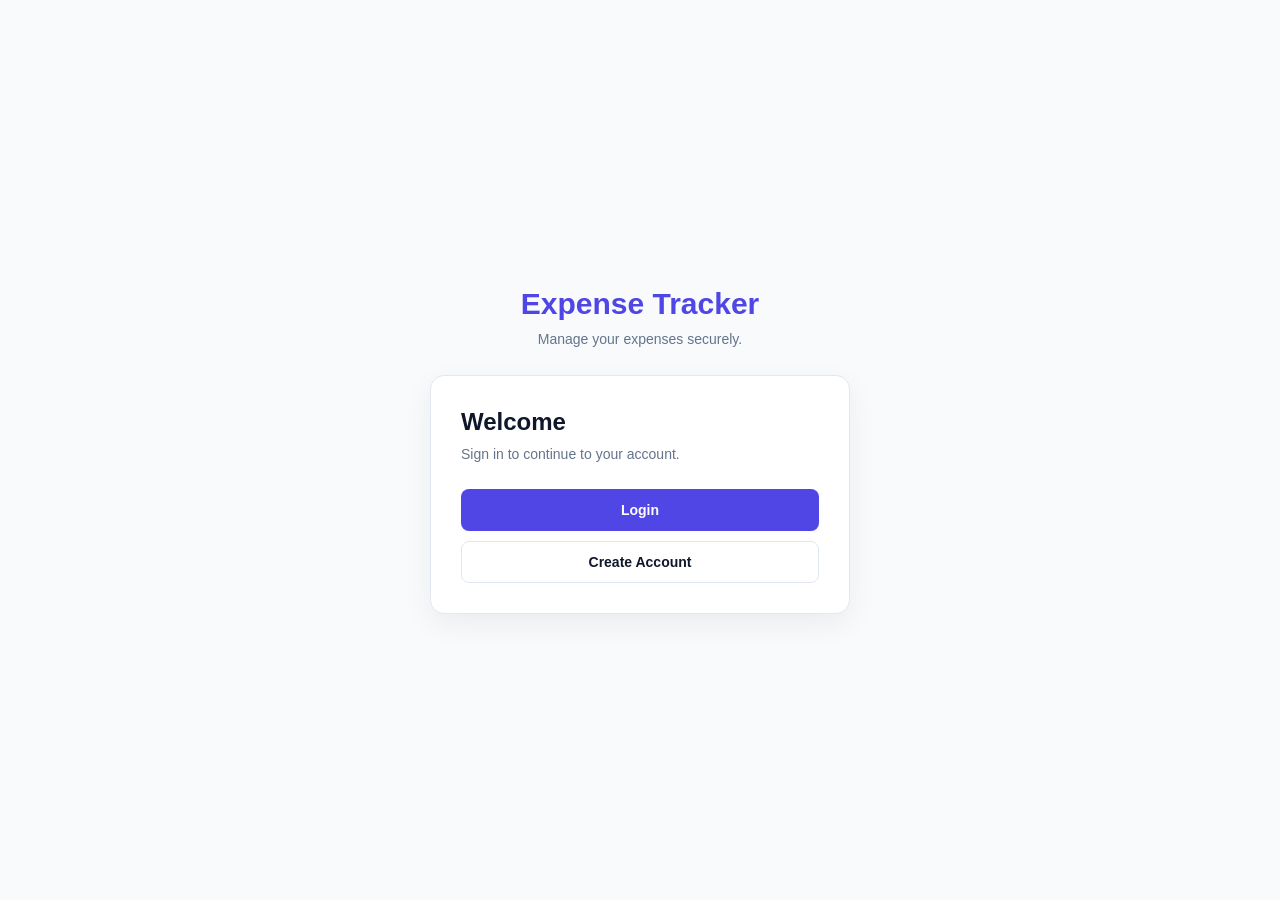
<file: frontend/index.html>
<!DOCTYPE html>
<html lang="en">

    <head>
        <meta charset="UTF-8">
        <meta name="viewport" content="width=device-width, initial-scale=1.0">
        <meta name="description" content="Secure Expense Tracker">
        <title>Expense Tracker</title>
        <link rel="stylesheet" href="css/base.css">
        <link rel="stylesheet" href="css/components.css">
        <link rel="stylesheet" href="css/landing.css">
    </head>
    
    <body>
        <main class="auth-page">
            <div class="auth-container">
                <div class="auth-logo">
                    <h1>Expense Tracker</h1>
                    <p>Manage your expenses securely.</p>
                </div>

                <div class="auth-card">
                    <h2>Welcome</h2>
                    <p class="auth-description">Sign in to continue to your account.</p>

                    <a href="pages/login.html" class="btn btn-primary">
                        Login
                    </a>

                    <a href="pages/register.html" class="btn btn-outline">
                        Create Account
                    </a>
                </div>
            </div>
        </main>
    </body>
</html>
</file>
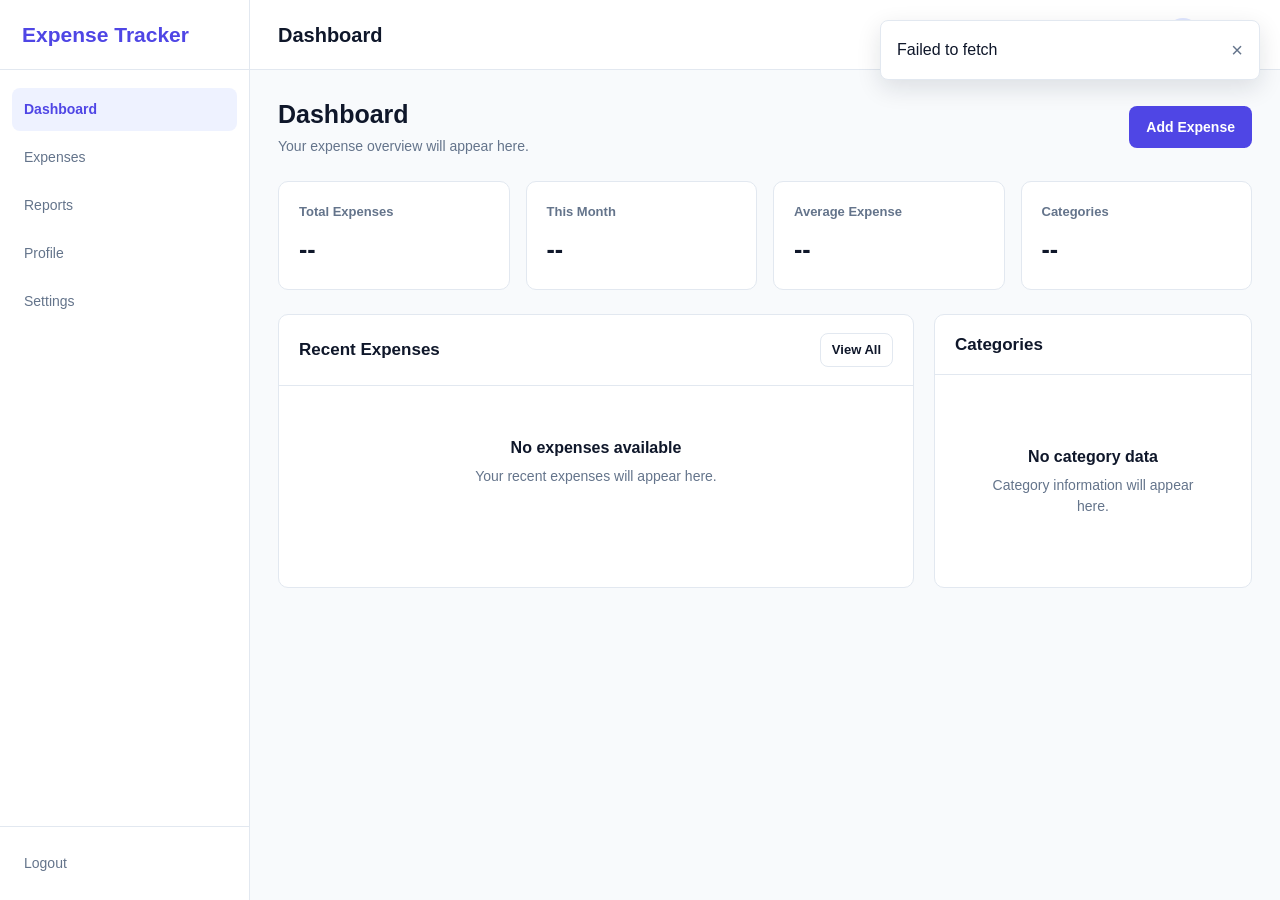
<file: frontend/pages/dashboard.html>
<!DOCTYPE html>
<html lang="en">
    <head>
        <meta charset="UTF-8">
        <meta name="viewport" content="width=device-width, initial-scale=1.0">
        <title>Dashboard - Expense Tracker</title>

        <link rel="stylesheet" href="../css/base.css">
        <link rel="stylesheet" href="../css/components.css">
        <link rel="stylesheet" href="../css/dashboard.css">
    </head>

    <body>

        <div class="app">

            <aside class="sidebar">
                <div class="sidebar-header">
                    <a href="dashboard.html" class="sidebar-logo">Expense Tracker</a>
                </div>

                <nav class="sidebar-nav">
                    <ul>
                        <li><a href="dashboard.html" class="nav-link active">Dashboard</a></li>
                        <li><a href="expenses.html" class="nav-link">Expenses</a></li>
                        <li><a href="reports.html" class="nav-link">Reports</a></li>
                        <li><a href="profile.html" class="nav-link">Profile</a></li>
                        <li><a href="settings.html" class="nav-link">Settings</a></li>
                    </ul>
                </nav>

                <div class="sidebar-footer">
                    <a href="#" class="nav-link" id="logout-button">Logout</a>
                </div>
            </aside>

            <div class="main-wrapper">

                <header class="header">
                    <button type="button" class="mobile-menu" aria-label="Open menu">☰</button>
                    <div>
                        <h1 class="header-title">Dashboard</h1>
                    </div>

                    <div class="header-right">
                        <a href="profile.html" class="user-button">
                            <span class="user-avatar">U</span>
                            <span>User</span>
                        </a>
                    </div>
                </header>

                <main class="content">

                    <div class="page-header">
                        <div>
                            <h1>Dashboard</h1>
                            <p>Your expense overview will appear here.</p>
                        </div>

                        <a href="expenses.html" class="btn btn-primary">
                            Add Expense
                        </a>
                    </div>

                    <section class="stats-grid">

                        <article class="stat-card">
                            <div class="stat-title">Total Expenses</div>
                            <div class="stat-value" data-stat="total">--</div>
                        </article>

                        <article class="stat-card">
                            <div class="stat-title">This Month</div>
                            <div class="stat-value" data-stat="month">--</div>
                        </article>

                        <article class="stat-card">
                            <div class="stat-title">Average Expense</div>
                            <div class="stat-value" data-stat="average">--</div>
                        </article>

                        <article class="stat-card">
                            <div class="stat-title">Categories</div>
                            <div class="stat-value" data-stat="categories">--</div>
                        </article>

                    </section>

                    <section class="dashboard-grid">

                        <article class="card">
                            <div class="card-header">
                                <h2>Recent Expenses</h2>
                                <a href="expenses.html" class="btn btn-small btn-outline">View All</a>
                            </div>

                            <div class="expense-list" id="recent-expenses">
                                <div class="empty-state">
                                    <h3>No expenses available</h3>
                                    <p>Your recent expenses will appear here.</p>
                                </div>
                            </div>
                        </article>

                        <article class="card">
                            <div class="card-header">
                                <h2>Categories</h2>
                            </div>

                            <div class="card-body">
                                <div class="category-list" id="category-summary">
                                    <div class="empty-state">
                                        <h3>No category data</h3>
                                        <p>Category information will appear here.</p>
                                    </div>
                                </div>
                            </div>
                        </article>

                    </section>

                </main>

            </div>

        </div>

        <script src="../js/core/api.js"></script>
        <script src="../js/core/auth.js"></script>
        <script src="../js/core/utils.js"></script>
        <script src="../js/components/modal.js"></script>
        <script src="../js/components/notifications.js"></script>
        <script src="../js/components/sidebar.js"></script>
        <script src="../js/pages/dashboard.js"></script>

    </body>
</html>
</file>
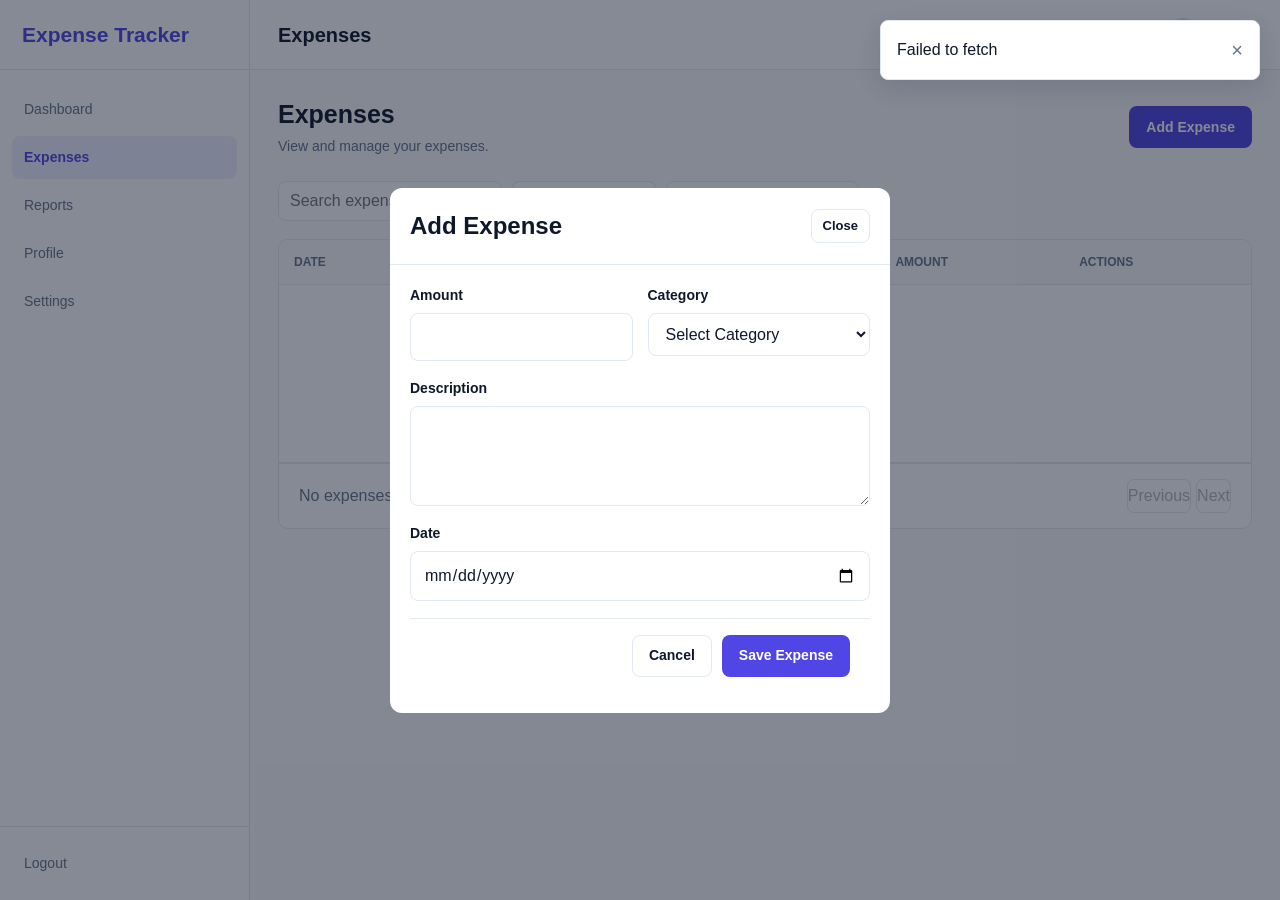
<file: frontend/pages/expenses.html>
<!DOCTYPE html>
<html lang="en">
    <head>
        <meta charset="UTF-8">
        <meta name="viewport" content="width=device-width, initial-scale=1.0">
        <title>Expenses - Expense Tracker</title>

        <link rel="stylesheet" href="../css/base.css">
        <link rel="stylesheet" href="../css/components.css">
        <link rel="stylesheet" href="../css/expenses.css">
    </head>

    <body>

        <div class="app">

            <aside class="sidebar">
                <div class="sidebar-header">
                    <a href="dashboard.html" class="sidebar-logo">Expense Tracker</a>
                </div>

                <nav class="sidebar-nav">
                    <ul>
                        <li><a href="dashboard.html" class="nav-link">Dashboard</a></li>
                        <li><a href="expenses.html" class="nav-link active">Expenses</a></li>
                        <li><a href="reports.html" class="nav-link">Reports</a></li>
                        <li><a href="profile.html" class="nav-link">Profile</a></li>
                        <li><a href="settings.html" class="nav-link">Settings</a></li>
                    </ul>
                </nav>

                <div class="sidebar-footer">
                    <a href="#" class="nav-link" id="logout-button">Logout</a>
                </div>
            </aside>

            <div class="main-wrapper">

                <header class="header">
                    <button type="button" class="mobile-menu" aria-label="Open menu">☰</button>
                    <h1 class="header-title">Expenses</h1>

                    <div class="header-right">
                        <a href="profile.html" class="user-button">
                            <span class="user-avatar">U</span>
                            <span>User</span>
                        </a>
                    </div>
                </header>

                <main class="content">

                    <div class="page-header">
                        <div>
                            <h1>Expenses</h1>
                            <p>View and manage your expenses.</p>
                        </div>

                        <button type="button" class="btn btn-primary" id="add-expense-button">
                            Add Expense
                        </button>
                    </div>

                    <section class="expense-toolbar">

                        <div class="expense-filters">

                            <input
                                type="search"
                                id="expense-search"
                                class="filter-input"
                                placeholder="Search expenses..."
                            >

                            <select id="category-filter" class="filter-select">
                                <option value="">All Categories</option>
                            </select>

                            <select id="sort-expenses" class="filter-select">
                                <option value="">Sort By</option>
                                <option value="amount_asc">Amount: Low to High</option>
                                <option value="amount_desc">Amount: High to Low</option>
                                <option value="date_asc">Date: Oldest First</option>
                                <option value="date_desc">Date: Newest First</option>
                                <option value="category_asc">Category: A-Z</option>
                                <option value="category_desc">Category: Z-A</option>
                                <option value="description_asc">Description: A-Z</option>
                                <option value="description_desc">Description: Z-A</option>
                            </select>

                        </div>

                    </section>

                    <section class="expense-table-container">

                        <div class="table-wrapper">
                            <table class="data-table">

                                <thead>
                                    <tr>
                                        <th>Date</th>
                                        <th>Category</th>
                                        <th>Description</th>
                                        <th>Amount</th>
                                        <th>Actions</th>
                                    </tr>
                                </thead>

                                <tbody id="expense-table-body">
                                    <tr>
                                        <td colspan="5">
                                            <div class="empty-state">
                                                <h3>No expenses available</h3>
                                                <p>Expenses from the backend will appear here.</p>
                                            </div>
                                        </td>
                                    </tr>
                                </tbody>

                            </table>
                        </div>

                        <div class="pagination">

                            <span id="pagination-info" class="text-secondary">
                                No expenses
                            </span>

                            <div class="pagination-controls">
                                <button type="button" class="pagination-button" id="previous-page">
                                    Previous
                                </button>

                                <button type="button" class="pagination-button" id="next-page">
                                    Next
                                </button>
                            </div>

                        </div>

                    </section>

                </main>

            </div>

        </div>

        <!-- Add Expense Modal -->

        <div class="modal-overlay hidden" id="expense-modal">

            <div class="modal">

                <div class="modal-header">
                    <h2>Add Expense</h2>

                    <button type="button" class="btn btn-small btn-outline" id="close-expense-modal">
                        Close
                    </button>
                </div>

                <div class="modal-body">

                    <form class="expense-form" id="expense-form">

                        <div class="form-row">

                            <div class="form-group">
                                <label for="expense-amount">Amount</label>
                                <input type="number" id="expense-amount" name="amount" min="0" step="0.01" required>
                            </div>

                            <div class="form-group">
                                <label for="expense-category">Category</label>
                                <select id="expense-category" name="category" required>
                                    <option value="">Select Category</option>
                                </select>
                            </div>

                        </div>

                        <div class="form-group">
                            <label for="expense-description">Description</label>
                            <textarea id="expense-description" name="description" required></textarea>
                        </div>

                        <div class="form-group">
                            <label for="expense-date">Date</label>
                            <input type="date" id="expense-date" name="date" required>
                        </div>

                        <div class="modal-footer">
                            <button type="button" class="btn btn-outline" id="cancel-expense">
                                Cancel
                            </button>

                            <button type="submit" class="btn btn-primary">
                                Save Expense
                            </button>
                        </div>

                    </form>

                </div>

            </div>

        </div>

        <script src="../js/core/api.js"></script>
        <script src="../js/core/auth.js"></script>
        <script src="../js/core/utils.js"></script>
        <script src="../js/components/sidebar.js"></script>
        <script src="../js/components/modal.js"></script>
        <script src="../js/components/notifications.js"></script>
        <script src="../js/pages/expenses.js"></script>

    </body>
</html>
</file>
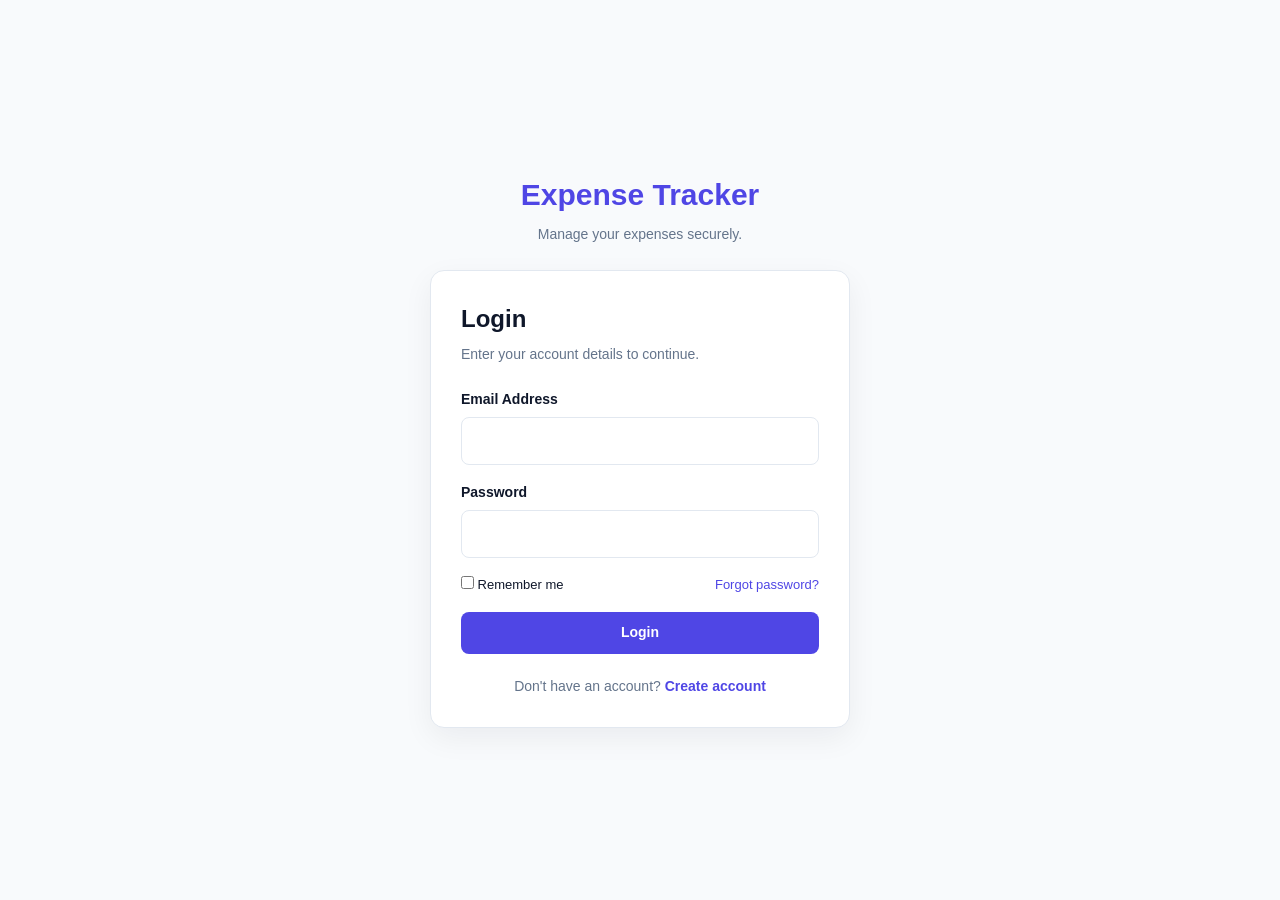
<file: frontend/pages/login.html>
<!DOCTYPE html>
<html lang="en">

    <head>
        <meta charset="UTF-8">
        <meta name="viewport" content="width=device-width, initial-scale=1.0">
        <title>Login - Expense Tracker</title>

        <link rel="stylesheet" href="../css/base.css">
        <link rel="stylesheet" href="../css/components.css">
        <link rel="stylesheet" href="../css/login.css">
    </head>

    <body>

        <main class="auth-page">
            <div class="auth-container">

                <div class="auth-logo">
                    <h1>Expense Tracker</h1>
                    <p>Manage your expenses securely.</p>
                </div>

                <div class="auth-card">
                    <h2>Login</h2>
                    <p class="auth-description">Enter your account details to continue.</p>

                    <form class="auth-form" id="login-form">

                        <div class="form-group">
                            <label for="email">Email Address</label>
                            <input type="email" id="email" name="email" autocomplete="email" required>
                        </div>

                        <div class="form-group">
                            <label for="password">Password</label>
                            <input type="password" id="password" name="password" autocomplete="current-password" required>
                        </div>

                        <div class="auth-options">
                            <label>
                                <input type="checkbox" name="remember">
                                Remember me
                            </label>

                            <a href="#">Forgot password?</a>
                        </div>

                        <button type="submit" class="btn btn-primary">
                            Login
                        </button>

                    </form>

                    <div class="auth-footer">
                        <p>
                            Don't have an account?
                            <a href="register.html">Create account</a>
                        </p>
                    </div>
                </div>

            </div>
        </main>

        <script src = "../js/core/api.js"></script>
        <script src = "../js/core/auth.js"></script>
        <script src = "../js/core/utils.js"></script>
        <script src="../js/components/notifications.js"></script>
        <script src = "../js/pages/login.js"></script>

    </body>
</html>
</file>
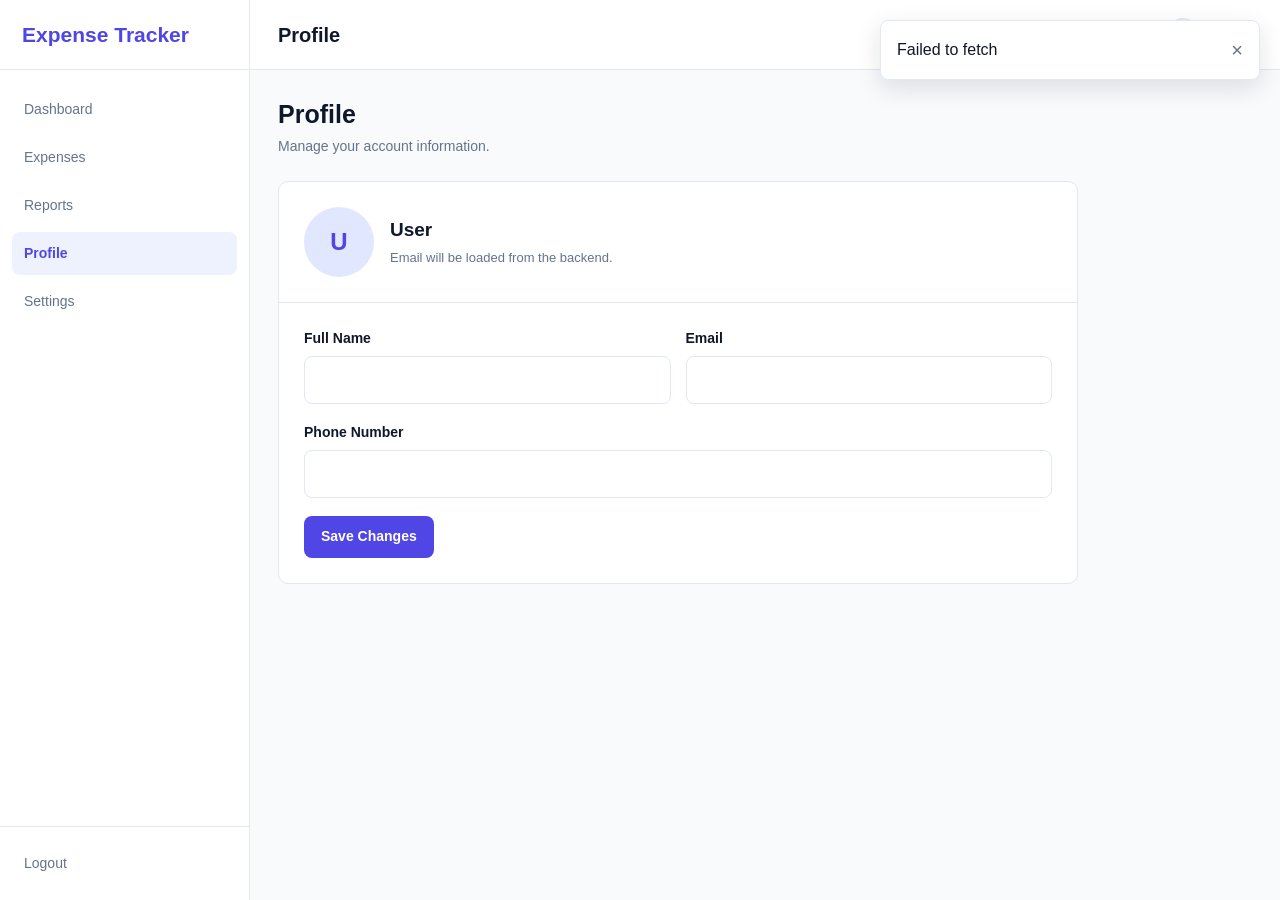
<file: frontend/pages/profile.html>
<!DOCTYPE html>
<html lang="en">
    <head>
        <meta charset="UTF-8">
        <meta name="viewport" content="width=device-width, initial-scale=1.0">
        <title>Profile - Expense Tracker</title>

        <link rel="stylesheet" href="../css/base.css">
        <link rel="stylesheet" href="../css/components.css">
        <link rel="stylesheet" href="../css/profile.css">
    </head>

    <body>

        <div class="app">

            <aside class="sidebar">
                <div class="sidebar-header">
                    <a href="dashboard.html" class="sidebar-logo">Expense Tracker</a>
                </div>

                <nav class="sidebar-nav">
                    <ul>
                        <li><a href="dashboard.html" class="nav-link">Dashboard</a></li>
                        <li><a href="expenses.html" class="nav-link">Expenses</a></li>
                        <li><a href="reports.html" class="nav-link">Reports</a></li>
                        <li><a href="profile.html" class="nav-link active">Profile</a></li>
                        <li><a href="settings.html" class="nav-link">Settings</a></li>
                    </ul>
                </nav>

                <div class="sidebar-footer">
                    <a href="#" class="nav-link" id="logout-button">Logout</a>
                </div>
            </aside>

            <div class="main-wrapper">

                <header class="header">
                    <button type="button" class="mobile-menu" aria-label="Open menu">☰</button>
                    <h1 class="header-title">Profile</h1>

                    <div class="header-right">
                        <a href="profile.html" class="user-button">
                            <span class="user-avatar">U</span>
                            <span>User</span>
                        </a>
                    </div>
                </header>

                <main class="content">

                    <div class="page-header">
                        <div>
                            <h1>Profile</h1>
                            <p>Manage your account information.</p>
                        </div>
                    </div>

                    <section class="profile-card">

                        <div class="profile-header">

                            <div class="profile-avatar">
                                U
                            </div>

                            <div class="profile-info">
                                <h2>User</h2>
                                <p data-user="email">Email will be loaded from the backend.</p>
                            </div>

                        </div>

                        <div class="profile-body">

                            <form class="profile-form" id="profile-form">

                                <div class="profile-form-row">

                                    <div class="form-group">
                                        <label for="profile-name">Full Name</label>
                                        <input type="text" id="profile-name" name="name">
                                    </div>

                                    <div class="form-group">
                                        <label for="profile-email">Email</label>
                                        <input type="email" id="profile-email" name="email" readonly>
                                    </div>

                                </div>

                                <div class="form-group">
                                    <label for="profile-phone">Phone Number</label>
                                    <input type="tel" id="profile-phone" name="phone">
                                </div>

                                <div>
                                    <button type="submit" class="btn btn-primary">
                                        Save Changes
                                    </button>
                                </div>

                            </form>

                        </div>

                    </section>

                </main>

            </div>

        </div>

        <script src="../js/core/api.js"></script>
        <script src="../js/core/auth.js"></script>
        <script src="../js/core/utils.js"></script>

        <script src="../js/components/sidebar.js"></script>
        <script src="../js/components/modal.js"></script>
        <script src="../js/components/notifications.js"></script>

        <script src="../js/pages/profile.js"></script>

    </body>
</html>
</file>
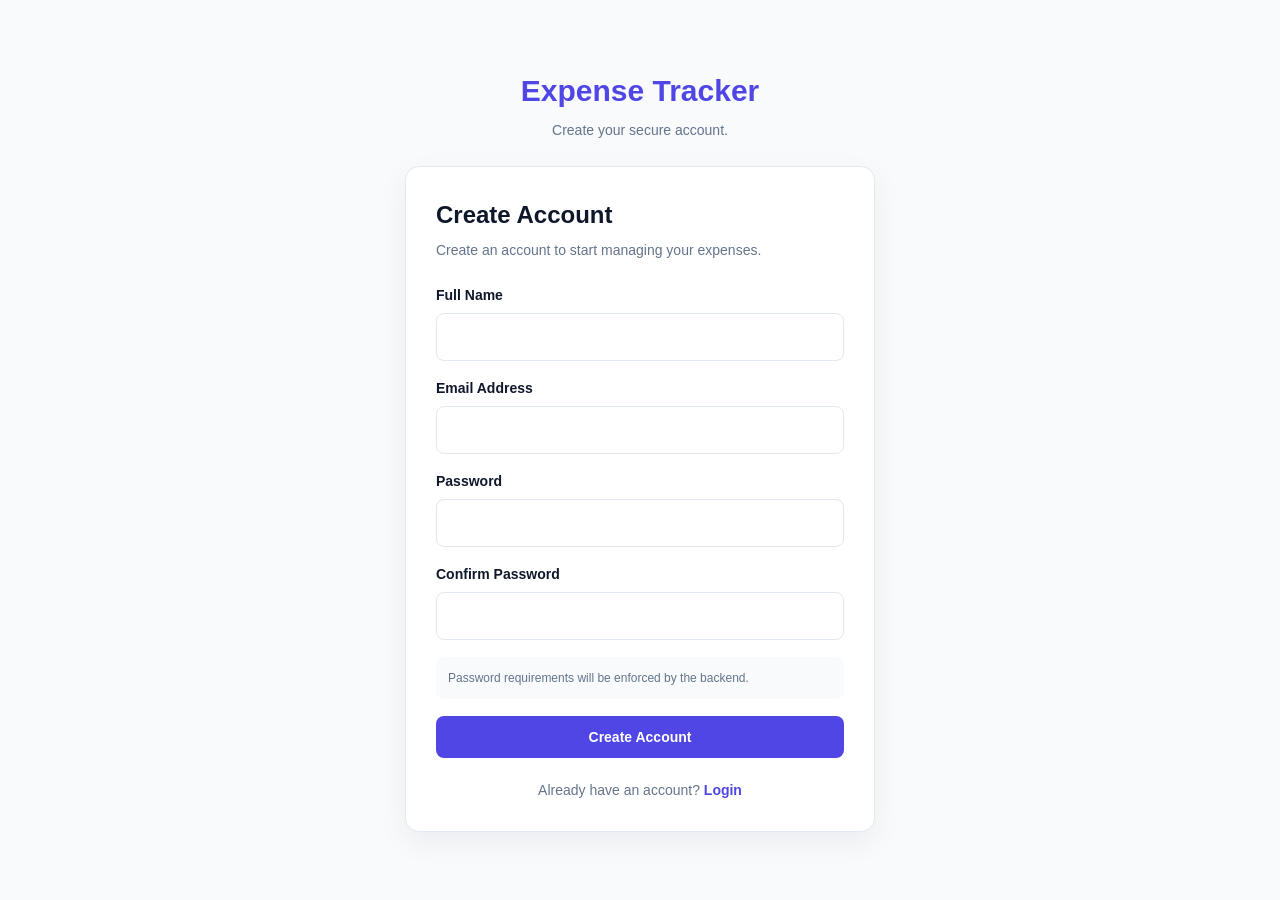
<file: frontend/pages/register.html>
<!DOCTYPE html>
<html lang="en">

    <head>
        <meta charset="UTF-8">
        <meta name="viewport" content="width=device-width, initial-scale=1.0">
        <title>Register - Expense Tracker</title>

        <link rel="stylesheet" href="../css/base.css">
        <link rel="stylesheet" href="../css/components.css">
        <link rel="stylesheet" href="../css/register.css">
    </head>

    <body>

        <main class="auth-page">
            <div class="auth-container">

                <div class="auth-logo">
                    <h1>Expense Tracker</h1>
                    <p>Create your secure account.</p>
                </div>

                <div class="auth-card">
                    <h2>Create Account</h2>
                    <p class="auth-description">Create an account to start managing your expenses.</p>

                    <form class="auth-form" id="register-form">

                        <div class="form-group">
                            <label for="name">Full Name</label>
                            <input type="text" id="name" name="name" autocomplete="name" required>
                        </div>

                        <div class="form-group">
                            <label for="email">Email Address</label>
                            <input type="email" id="email" name="email" autocomplete="email" required>
                        </div>

                        <div class="form-group">
                            <label for="password">Password</label>
                            <input type="password" id="password" name="password" autocomplete="new-password" required>
                        </div>

                        <div class="form-group">
                            <label for="confirm-password">Confirm Password</label>
                            <input type="password" id="confirm-password" name="confirm-password" autocomplete="new-password" required>
                        </div>

                        <div class="password-requirements">
                            Password requirements will be enforced by the backend.
                        </div>

                        <button type="submit" class="btn btn-primary">
                            Create Account
                        </button>

                    </form>

                    <div class="auth-footer">
                        <p>
                            Already have an account?
                            <a href="login.html">Login</a>
                        </p>
                    </div>
                </div>

            </div>
        </main>

        <script src = "../js/core/api.js"></script>
        <script src = "../js/core/auth.js"></script>
        <script src = "../js/core/utils.js"></script>
        <script src="../js/components/notifications.js"></script>
        <script src = "../js/pages/register.js"></script>

    </body>
</html>
</file>
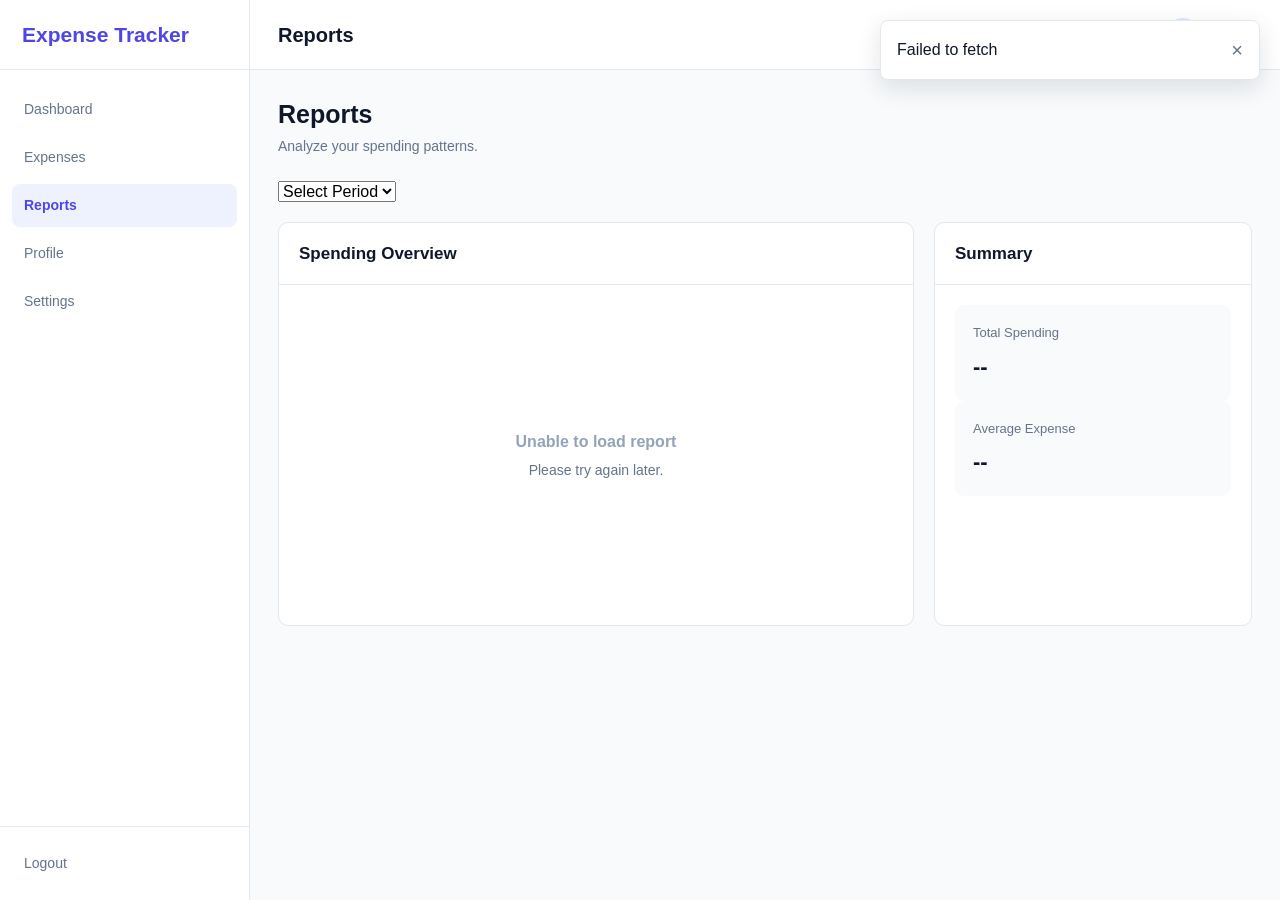
<file: frontend/pages/reports.html>
<!DOCTYPE html>
<html lang="en">
    <head>
        <meta charset="UTF-8">
        <meta name="viewport" content="width=device-width, initial-scale=1.0">
        <title>Reports - Expense Tracker</title>

        <link rel="stylesheet" href="../css/base.css">
        <link rel="stylesheet" href="../css/components.css">
        <link rel="stylesheet" href="../css/reports.css">
    </head>

    <body>

        <div class="app">

            <aside class="sidebar">
                <div class="sidebar-header">
                    <a href="dashboard.html" class="sidebar-logo">Expense Tracker</a>
                </div>

                <nav class="sidebar-nav">
                    <ul>
                        <li><a href="dashboard.html" class="nav-link">Dashboard</a></li>
                        <li><a href="expenses.html" class="nav-link">Expenses</a></li>
                        <li><a href="reports.html" class="nav-link active">Reports</a></li>
                        <li><a href="profile.html" class="nav-link">Profile</a></li>
                        <li><a href="settings.html" class="nav-link">Settings</a></li>
                    </ul>
                </nav>

                <div class="sidebar-footer">
                    <a href="#" class="nav-link" id="logout-button">Logout</a>
                </div>
            </aside>

            <div class="main-wrapper">

                <header class="header">
                    <button type="button" class="mobile-menu" aria-label="Open menu">☰</button>
                    <h1 class="header-title">Reports</h1>

                    <div class="header-right">
                        <a href="profile.html" class="user-button">
                            <span class="user-avatar">U</span>
                            <span>User</span>
                        </a>
                    </div>
                </header>

                <main class="content">

                    <div class="page-header">
                        <div>
                            <h1>Reports</h1>
                            <p>Analyze your spending patterns.</p>
                        </div>
                    </div>

                    <div class="report-filters">

                        <select id="report-period" class="filter-select">
                            <option value="">Select Period</option>
                            <option value="week">This Week</option>
                            <option value="month">This Month</option>
                            <option value="year">This Year</option>
                        </select>

                    </div>

                    <section class="report-grid">

                        <article class="report-card">

                            <div class="report-card-header">
                                <h2>Spending Overview</h2>
                            </div>

                            <div class="report-card-body">
                                <div class="chart-container" id="spending-chart">
                                    No report data available.
                                </div>
                            </div>

                        </article>

                        <article class="report-card">

                            <div class="report-card-header">
                                <h2>Summary</h2>
                            </div>

                            <div class="report-card-body">

                                <div class="report-stat">
                                    <div class="report-stat-label">Total Spending</div>
                                    <div class="report-stat-value" data-report="total">--</div>
                                </div>

                                <div class="report-stat">
                                    <div class="report-stat-label">Average Expense</div>
                                    <div class="report-stat-value" data-report="average">--</div>
                                </div>

                            </div>

                        </article>

                    </section>

                </main>

            </div>

        </div>

        <script src="../js/core/api.js"></script>
        <script src="../js/core/auth.js"></script>
        <script src="../js/core/utils.js"></script>

        <script src="../js/components/sidebar.js"></script>
        <script src="../js/components/modal.js"></script>
        <script src="../js/components/notifications.js"></script>

        <script src="../js/pages/reports.js"></script>

    </body>
</html>
</file>
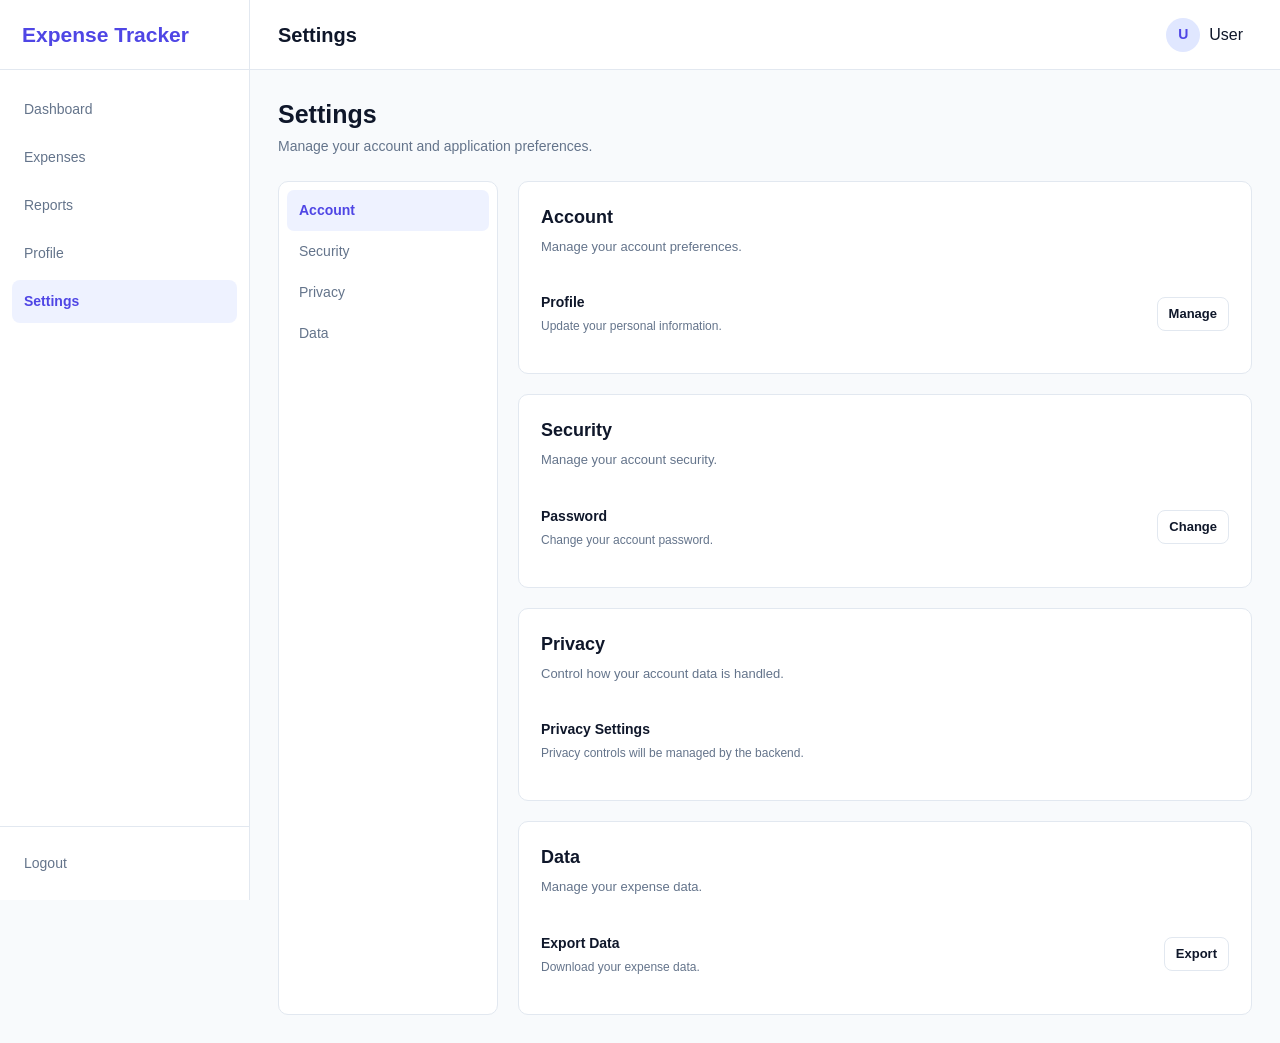
<file: frontend/pages/settings.html>
<!DOCTYPE html>
<html lang="en">
    <head>
        <meta charset="UTF-8">
        <meta name="viewport" content="width=device-width, initial-scale=1.0">
        <title>Settings - Expense Tracker</title>

        <link rel="stylesheet" href="../css/base.css">
        <link rel="stylesheet" href="../css/components.css">
        <link rel="stylesheet" href="../css/settings.css">
    </head>

        <body>

        <div class="app">

            <aside class="sidebar">
                <div class="sidebar-header">
                    <a href="dashboard.html" class="sidebar-logo">Expense Tracker</a>
                </div>

                <nav class="sidebar-nav">
                    <ul>
                        <li><a href="dashboard.html" class="nav-link">Dashboard</a></li>
                        <li><a href="expenses.html" class="nav-link">Expenses</a></li>
                        <li><a href="reports.html" class="nav-link">Reports</a></li>
                        <li><a href="profile.html" class="nav-link">Profile</a></li>
                        <li><a href="settings.html" class="nav-link active">Settings</a></li>
                    </ul>
                </nav>

                <div class="sidebar-footer">
                    <a href="#" class="nav-link" id="logout-button">Logout</a>
                </div>
            </aside>

            <div class="main-wrapper">

                <header class="header">
                    <button type="button" class="mobile-menu" aria-label="Open menu">☰</button>
                    <h1 class="header-title">Settings</h1>

                    <div class="header-right">
                        <a href="profile.html" class="user-button">
                            <span class="user-avatar">U</span>
                            <span>User</span>
                        </a>
                    </div>
                </header>

                <main class="content">

                    <div class="page-header">
                        <div>
                            <h1>Settings</h1>
                            <p>Manage your account and application preferences.</p>
                        </div>
                    </div>

                    <div class="settings-layout">

                        <nav class="settings-navigation">
                            <a href="#account" class="active">Account</a>
                            <a href="#security">Security</a>
                            <a href="#privacy">Privacy</a>
                            <a href="#data">Data</a>
                        </nav>

                        <div>

                            <section class="settings-section" id="account">
                                <h2>Account</h2>
                                <p class="settings-description">
                                    Manage your account preferences.
                                </p>

                                <div class="setting-row">
                                    <div class="setting-info">
                                        <h3>Profile</h3>
                                        <p>Update your personal information.</p>
                                    </div>

                                    <a href="profile.html" class="btn btn-outline btn-small" id="manage-profile">
                                        Manage
                                    </a>
                                </div>
                            </section>

                            <section class="settings-section" id="security">
                                <h2>Security</h2>
                                <p class="settings-description">
                                    Manage your account security.
                                </p>

                                <div class="setting-row">
                                    <div class="setting-info">
                                        <h3>Password</h3>
                                        <p>Change your account password.</p>
                                    </div>

                                    <button type="button" class="btn btn-outline btn-small" id="change-password">
                                        Change
                                    </button>
                                </div>
                            </section>

                            <section class="settings-section" id="privacy">
                                <h2>Privacy</h2>
                                <p class="settings-description">
                                    Control how your account data is handled.
                                </p>

                                <div class="setting-row">
                                    <div class="setting-info">
                                        <h3>Privacy Settings</h3>
                                        <p>Privacy controls will be managed by the backend.</p>
                                    </div>
                                </div>
                            </section>

                            <section class="settings-section" id="data">
                                <h2>Data</h2>
                                <p class="settings-description">
                                    Manage your expense data.
                                </p>

                                <div class="setting-row">
                                    <div class="setting-info">
                                        <h3>Export Data</h3>
                                        <p>Download your expense data.</p>
                                    </div>

                                    <button type="button" class="btn btn-outline btn-small" id="export-data">
                                        Export
                                    </button>
                                </div>
                            </section>

                        </div>

                    </div>

                </main>

            </div>

        </div>

        <script src="../js/core/api.js"></script>
        <script src="../js/core/auth.js"></script>
        <script src="../js/core/utils.js"></script>
        <script src="../js/components/sidebar.js"></script>
        <script src="../js/components/modal.js"></script>
        <script src="../js/components/notifications.js"></script>
        <script src="../js/pages/settings.js"></script>

    </body>
</html>
</file>
<file: frontend/css/base.css>
* {
    margin: 0;
    padding: 0;
    box-sizing: border-box;
}

:root {
    --primary-color: #4f46e5;
    --primary-hover: #4338ca;
    --background-color: #f8fafc;
    --surface-color: #ffffff;
    --border-color: #e2e8f0;
    --text-primary: #0f172a;
    --text-secondary: #64748b;
    --text-muted: #94a3b8;
    --success-color: #16a34a;
    --danger-color: #dc2626;
    --warning-color: #d97706;
    --sidebar-width: 250px;
    --header-height: 70px;
    --border-radius: 10px;
}

html {
    font-size: 16px;
    scroll-behavior: smooth;
}

body {
    min-height: 100vh;
    font-family: Arial, Helvetica, sans-serif;
    background: var(--background-color);
    color: var(--text-primary);
    line-height: 1.5;
}

h1,
h2,
h3,
h4,
h5,
h6,
p {
    overflow-wrap: anywhere;
}

a {
    color: inherit;
    text-decoration: none;
}

button,
input,
select,
textarea {
    font: inherit;
}

button {
    cursor: pointer;
}

img {
    max-width: 100%;
    display: block;
}

ul,
ol {
    list-style: none;
}

input,
select,
textarea {
    outline: none;
}

.container {
    width: 100%;
    max-width: 1200px;
    margin: 0 auto;
    padding: 0 20px;
}

.hidden {
    display: none;
}

.text-center {
    text-align: center;
}

.text-muted {
    color: var(--text-muted);
}

.text-secondary {
    color: var(--text-secondary);
}

.text-success {
    color: var(--success-color);
}

.text-danger {
    color: var(--danger-color);
}
</file>
<file: frontend/css/components.css>
/* Buttons */

.btn {
    min-height: 42px;
    display: inline-flex;
    align-items: center;
    justify-content: center;
    gap: 8px;
    padding: 0 16px;
    border: 1px solid transparent;
    border-radius: 8px;
    font-size: 14px;
    font-weight: 600;
    transition: 0.2s ease;
}

.btn-primary {
    background: var(--primary-color);
    color: #ffffff;
}

.btn-primary:hover {
    background: var(--primary-hover);
}

.btn-secondary {
    background: #eef2ff;
    color: var(--primary-color);
}

.btn-secondary:hover {
    background: #e0e7ff;
}

.btn-outline {
    background: transparent;
    border-color: var(--border-color);
    color: var(--text-primary);
}

.btn-outline:hover {
    background: #f8fafc;
}

.btn-danger {
    background: var(--danger-color);
    color: #ffffff;
}

.btn-success {
    background: var(--success-color);
    color: #ffffff;
}

.btn-small {
    min-height: 34px;
    padding: 0 11px;
    font-size: 13px;
}

/* Forms */

.form-group {
    display: flex;
    flex-direction: column;
    gap: 7px;
}

.form-group label {
    font-size: 14px;
    font-weight: 600;
}

.form-group input,
.form-group select,
.form-group textarea {
    width: 100%;
    padding: 11px 13px;
    border: 1px solid var(--border-color);
    border-radius: 8px;
    background: var(--surface-color);
    color: var(--text-primary);
}

.form-group input:focus,
.form-group select:focus,
.form-group textarea:focus {
    border-color: var(--primary-color);
    box-shadow: 0 0 0 3px rgba(79, 70, 229, 0.1);
}

.form-group textarea {
    min-height: 100px;
    resize: vertical;
}

/* Cards */

.card {
    min-width: 0;
    background: var(--surface-color);
    border: 1px solid var(--border-color);
    border-radius: var(--border-radius);
    overflow: hidden;
}

.card-header {
    display: flex;
    align-items: center;
    justify-content: space-between;
    gap: 15px;
    padding: 18px 20px;
    border-bottom: 1px solid var(--border-color);
}

.card-header h2 {
    margin: 0;
    min-width: 0;
    font-size: 17px;
    line-height: 1.4;
    overflow-wrap: anywhere;
}
.card-body {
    padding: 20px;
}

/* Application */

.app {
    min-height: 100vh;
}

.sidebar {
    position: fixed;
    top: 0;
    left: 0;
    width: var(--sidebar-width);
    height: 100vh;
    display: flex;
    flex-direction: column;
    background: var(--surface-color);
    border-right: 1px solid var(--border-color);
    z-index: 100;
}

.sidebar-header {
    height: var(--header-height);
    display: flex;
    align-items: center;
    padding: 0 22px;
    border-bottom: 1px solid var(--border-color);
}

.sidebar-logo {
    font-size: 21px;
    font-weight: 700;
    color: var(--primary-color);
}

.sidebar-nav {
    flex: 1;
    padding: 18px 12px;
}

.sidebar-nav ul {
    display: flex;
    flex-direction: column;
    gap: 5px;
}

.nav-link {
    display: flex;
    align-items: center;
    gap: 12px;
    padding: 11px 12px;
    border-radius: 8px;
    color: var(--text-secondary);
    font-size: 14px;
}

.nav-link:hover {
    background: #f1f5f9;
    color: var(--text-primary);
}

.nav-link.active {
    background: #eef2ff;
    color: var(--primary-color);
    font-weight: 600;
}

.sidebar-footer {
    padding: 15px 12px;
    border-top: 1px solid var(--border-color);
}

.main-wrapper {
    width: calc(100% - var(--sidebar-width));
    margin-left: var(--sidebar-width);
    min-width: 0;
    min-height: 100vh;
}

.header {
    min-height: var(--header-height);
    display: flex;
    align-items: center;
    justify-content: space-between;
    gap: 20px;
    padding: 0 28px;
    background: var(--surface-color);
    border-bottom: 1px solid var(--border-color);
}

.header > * {
    min-width: 0;
}

.header-title {
    margin: 0;
    font-size: 20px;
    font-weight: 700;
    line-height: 1.3;
}
.header-right {
    display: flex;
    align-items: center;
    gap: 12px;
    min-width: 0;
}

.content {
    padding: 28px;
}

.page-header {
    display: flex;
    align-items: center;
    justify-content: space-between;
    gap: 20px;
    margin-bottom: 24px;
}

.page-header > div {
    min-width: 0;
}

.page-header h1 {
    margin: 0;
    font-size: 25px;
    line-height: 1.3;
    overflow-wrap: anywhere;
}

.page-header p {
    margin: 5px 0 0;
    color: var(--text-secondary);
    font-size: 14px;
    line-height: 1.5;
    overflow-wrap: anywhere;
}

/* User */

.user-button {
    display: flex;
    align-items: center;
    gap: 9px;
    padding: 6px 9px;
    border: 0;
    background: transparent;
}

.user-avatar {
    width: 34px;
    height: 34px;
    display: flex;
    align-items: center;
    justify-content: center;
    border-radius: 50%;
    background: #e0e7ff;
    color: var(--primary-color);
    font-size: 14px;
    font-weight: 700;
}

/* Table */

.table-wrapper {
    width: 100%;
    overflow-x: auto;
}

.data-table {
    width: 100%;
    border-collapse: collapse;
}

.data-table th,
.data-table td {
    padding: 13px 15px;
    text-align: left;
    border-bottom: 1px solid var(--border-color);
}

.data-table th {
    background: #f8fafc;
    color: var(--text-secondary);
    font-size: 12px;
    text-transform: uppercase;
}

.data-table td {
    font-size: 14px;
}

.data-table tbody tr:hover {
    background: #f8fafc;
}

/* Badge */

.badge {
    display: inline-flex;
    align-items: center;
    padding: 4px 9px;
    border-radius: 999px;
    font-size: 11px;
    font-weight: 600;
}

.badge-primary {
    background: #eef2ff;
    color: #4338ca;
}

.badge-success {
    background: #dcfce7;
    color: #15803d;
}

.badge-warning {
    background: #fef3c7;
    color: #b45309;
}

.badge-danger {
    background: #fee2e2;
    color: #b91c1c;
}

/* Modal */

.modal-overlay {
    position: fixed;
    inset: 0;
    display: flex;
    align-items: center;
    justify-content: center;
    padding: 20px;
    background: rgba(15, 23, 42, 0.5);
    z-index: 1000;
}

.modal {
    width: 100%;
    max-width: 500px;
    max-height: calc(100vh - 40px);
    overflow-y: auto;
    background: var(--surface-color);
    border-radius: 12px;
}

.modal-header {
    display: flex;
    align-items: center;
    justify-content: space-between;
    padding: 20px;
    border-bottom: 1px solid var(--border-color);
}

.modal-body {
    padding: 20px;
}

.modal-footer {
    display: flex;
    justify-content: flex-end;
    gap: 10px;
    padding: 16px 20px;
    border-top: 1px solid var(--border-color);
}

/* Notification */

.notification-container {
    position: fixed;
    top: 20px;
    right: 20px;
    z-index: 2000;
    display: flex;
    flex-direction: column;
    gap: 10px;
    width: min(380px, calc(100vw - 40px));
}

.notification {
    display: flex;
    align-items: center;
    justify-content: space-between;
    gap: 15px;
    padding: 14px 16px;
    background: var(--surface-color);
    border: 1px solid var(--border-color);
    border-radius: 8px;
    box-shadow: 0 8px 24px rgba(15, 23, 42, 0.12);
}

.notification span {
    min-width: 0;
    overflow-wrap: anywhere;
}

.notification-close {
    flex-shrink: 0;
    border: 0;
    background: transparent;
    color: var(--text-secondary);
    font-size: 20px;
    cursor: pointer;
}

/* Empty */

.empty-state {
    padding: 50px 20px;
    text-align: center;
}

.empty-state h3 {
    margin-bottom: 6px;
    font-size: 16px;
}

.empty-state p {
    color: var(--text-secondary);
    font-size: 14px;
}

/* Responsive */

.mobile-menu {
    display: none;
}

@media (max-width: 800px) {
    .sidebar {
        transform: translateX(-100%);
    }

    .main-wrapper {
        width: 100%;
        margin-left: 0;
    }

    .mobile-menu {
        display: block;
    }

    .content {
        padding: 20px;
    }
}

@media (max-width: 600px) {
    .content {
        padding: 15px;
    }

    .page-header {
        align-items: stretch;
        flex-direction: column;
        gap: 12px;
    }

    .page-header .btn {
        width: 100%;
    }
}

@media (max-width: 400px) {
    .content {
        padding: 12px;
    }

    .header {
        padding: 0 15px;
    }

    .card-body {
        padding: 15px;
    }

    .card-header {
        padding: 15px;
    }

    .modal-overlay {
        padding: 12px;
    }
}
</file>
<file: frontend/css/landing.css>
.auth-page {
    min-height: 100vh;
    min-height: 100dvh;
    display: flex;
    align-items: center;
    justify-content: center;
    padding: 24px;
    background: var(--background-color);
}

.auth-container {
    width: 100%;
    max-width: 420px;
}

.auth-logo {
    margin-bottom: 25px;
    text-align: center;
}

.auth-logo h1 {
    margin: 0;
    color: var(--primary-color);
    font-size: 30px;
    line-height: 1.2;
}

.auth-logo p {
    margin: 7px 0 0;
    color: var(--text-secondary);
    font-size: 14px;
    line-height: 1.5;
}

.auth-card {
    padding: 30px;
    background: var(--surface-color);
    border: 1px solid var(--border-color);
    border-radius: 14px;
    box-shadow: 0 10px 30px rgba(15, 23, 42, 0.06);
}

.auth-card h2 {
    margin: 0 0 7px;
    font-size: 24px;
    line-height: 1.3;
}

.auth-description {
    margin: 0 0 24px;
    color: var(--text-secondary);
    font-size: 14px;
    line-height: 1.5;
}

.auth-card .btn {
    width: 100%;
}

.auth-card .btn + .btn {
    margin-top: 10px;
}

@media (max-width: 480px) {
    .auth-page {
        padding: 16px;
    }

    .auth-card {
        padding: 22px;
    }

    .auth-logo h1 {
        font-size: 27px;
    }
}
</file>
<file: frontend/css/dashboard.css>
.stats-grid {
    display: grid;
    grid-template-columns: repeat(4, minmax(0, 1fr));
    gap: 16px;
    margin-bottom: 24px;
}

.stat-card {
    padding: 20px;
    background: var(--surface-color);
    border: 1px solid var(--border-color);
    border-radius: var(--border-radius);
}

.stat-title {
    color: var(--text-secondary);
    font-size: 13px;
    font-weight: 600;
}

.stat-value {
    margin-top: 10px;
    font-size: 25px;
    font-weight: 700;
}

.dashboard-grid {
    display: grid;
    grid-template-columns: minmax(0, 2fr) minmax(0, 1fr);
    gap: 20px;
}

.expense-list {
    display: flex;
    flex-direction: column;
}

.expense-item {
    display: flex;
    align-items: center;
    justify-content: space-between;
    gap: 15px;
    padding: 15px 20px;
    border-bottom: 1px solid var(--border-color);
}

.expense-item:last-child {
    border-bottom: 0;
}

.expense-details {
    min-width: 0;
}

.expense-description {
    margin-bottom: 4px;
    font-size: 14px;
    font-weight: 600;
}

.expense-meta {
    color: var(--text-muted);
    font-size: 12px;
}

.expense-amount {
    flex-shrink: 0;
    font-weight: 700;
}

.category-list {
    display: flex;
    flex-direction: column;
    gap: 16px;
}

.category-item {
    display: flex;
    flex-direction: column;
    gap: 7px;
}

.category-header {
    display: flex;
    justify-content: space-between;
    font-size: 13px;
}

.progress {
    width: 100%;
    height: 7px;
    overflow: hidden;
    border-radius: 999px;
    background: #e2e8f0;
}

.progress-bar {
    height: 100%;
    background: var(--primary-color);
    border-radius: inherit;
}

@media (max-width: 1100px) {
    .stats-grid {
        grid-template-columns: repeat(2, 1fr);
    }

    .dashboard-grid {
        grid-template-columns: 1fr;
    }
}

@media (max-width: 600px) {
    .stats-grid {
        grid-template-columns: 1fr;
    }
}
</file>
<file: frontend/css/expenses.css>
.expense-toolbar {
    display: flex;
    align-items: center;
    justify-content: space-between;
    gap: 15px;
    margin-bottom: 18px;
}

.expense-filters {
    display: flex;
    align-items: center;
    flex-wrap: wrap;
    gap: 10px;
}

.filter-input,
.filter-select {
    min-height: 40px;
    padding: 0 11px;
    border: 1px solid var(--border-color);
    border-radius: 8px;
    background: var(--surface-color);
    color: var(--text-primary);
}

.expense-table-container {
    background: var(--surface-color);
    border: 1px solid var(--border-color);
    border-radius: var(--border-radius);
    overflow: hidden;
}

.expense-actions {
    display: flex;
    align-items: center;
    gap: 6px;
}

.pagination {
    display: flex;
    align-items: center;
    justify-content: space-between;
    padding: 15px 20px;
    border-top: 1px solid var(--border-color);
}

.pagination-controls {
    display: flex;
    gap: 5px;
}

.pagination-button {
    min-width: 34px;
    height: 34px;
    border: 1px solid var(--border-color);
    border-radius: 7px;
    background: var(--surface-color);
}

.pagination-button.active {
    background: var(--primary-color);
    border-color: var(--primary-color);
    color: #ffffff;
}

.expense-form {
    display: flex;
    flex-direction: column;
    gap: 17px;
}

.form-row {
    display: grid;
    grid-template-columns: minmax(0, 1fr) minmax(0, 1fr);
    gap: 15px;
}

.form-row > * {
    min-width: 0;
}

@media (max-width: 800px) {
    .expense-toolbar {
        align-items: flex-start;
        flex-direction: column;
    }

    .form-row {
        grid-template-columns: 1fr;
    }
}

@media (max-width: 600px) {
    .pagination {
        align-items: flex-start;
        flex-direction: column;
        gap: 12px;
    }
}
</file>
<file: frontend/css/login.css>
.auth-page {
    min-height: 100vh;
    display: flex;
    align-items: center;
    justify-content: center;
    padding: 20px;
    background: var(--background-color);
}

.auth-container {
    width: 100%;
    max-width: 420px;
}

.auth-logo {
    margin-bottom: 25px;
    text-align: center;
}

.auth-logo h1 {
    color: var(--primary-color);
    font-size: 30px;
}

.auth-logo p {
    margin-top: 7px;
    color: var(--text-secondary);
    font-size: 14px;
}

.auth-card {
    padding: 30px;
    background: var(--surface-color);
    border: 1px solid var(--border-color);
    border-radius: 14px;
    box-shadow: 0 10px 30px rgba(15, 23, 42, 0.06);
}

.auth-card h2 {
    margin-bottom: 7px;
    font-size: 24px;
}

.auth-description {
    margin-bottom: 24px;
    color: var(--text-secondary);
    font-size: 14px;
}

.auth-form {
    display: flex;
    flex-direction: column;
    gap: 17px;
}

.auth-options {
    display: flex;
    align-items: center;
    justify-content: space-between;
    font-size: 13px;
}

.auth-options a {
    color: var(--primary-color);
}

.auth-footer {
    margin-top: 22px;
    text-align: center;
    color: var(--text-secondary);
    font-size: 14px;
}

.auth-footer a {
    color: var(--primary-color);
    font-weight: 600;
}
</file>
<file: frontend/css/profile.css>
.profile-card {
    max-width: 800px;
    background: var(--surface-color);
    border: 1px solid var(--border-color);
    border-radius: var(--border-radius);
}

.profile-header {
    display: flex;
    align-items: center;
    gap: 16px;
    padding: 25px;
    border-bottom: 1px solid var(--border-color);
}

.profile-avatar {
    width: 70px;
    height: 70px;
    display: flex;
    align-items: center;
    justify-content: center;
    border-radius: 50%;
    background: #e0e7ff;
    color: var(--primary-color);
    font-size: 24px;
    font-weight: 700;
}

.profile-info h2 {
    font-size: 19px;
}

.profile-info p {
    margin-top: 4px;
    color: var(--text-secondary);
    font-size: 13px;
}

.profile-body {
    padding: 25px;
}

.profile-form {
    display: flex;
    flex-direction: column;
    gap: 18px;
}

.profile-form-row {
    display: grid;
    grid-template-columns: minmax(0, 1fr) minmax(0, 1fr);
    gap: 15px;
}

.profile-form-row > * {
    min-width: 0;
}

@media (max-width: 650px) {
    .profile-form-row {
        grid-template-columns: 1fr;
    }
}
</file>
<file: frontend/css/register.css>
.auth-page {
    min-height: 100vh;
    display: flex;
    align-items: center;
    justify-content: center;
    padding: 20px;
    background: var(--background-color);
}

.auth-container {
    width: 100%;
    max-width: 470px;
}

.auth-logo {
    margin-bottom: 25px;
    text-align: center;
}

.auth-logo h1 {
    color: var(--primary-color);
    font-size: 30px;
}

.auth-logo p {
    margin-top: 7px;
    color: var(--text-secondary);
    font-size: 14px;
}

.auth-card {
    padding: 30px;
    background: var(--surface-color);
    border: 1px solid var(--border-color);
    border-radius: 14px;
    box-shadow: 0 10px 30px rgba(15, 23, 42, 0.06);
}

.auth-card h2 {
    margin-bottom: 7px;
    font-size: 24px;
}

.auth-description {
    margin-bottom: 24px;
    color: var(--text-secondary);
    font-size: 14px;
}

.auth-form {
    display: flex;
    flex-direction: column;
    gap: 17px;
}

.password-requirements {
    padding: 12px;
    border-radius: 8px;
    background: #f8fafc;
    color: var(--text-secondary);
    font-size: 12px;
}

.auth-footer {
    margin-top: 22px;
    text-align: center;
    color: var(--text-secondary);
    font-size: 14px;
}

.auth-footer a {
    color: var(--primary-color);
    font-weight: 600;
}
</file>
<file: frontend/css/reports.css>
.report-grid {
    display: grid;
    grid-template-columns: 2fr 1fr;
    gap: 20px;
}

.report-card {
    background: var(--surface-color);
    border: 1px solid var(--border-color);
    border-radius: var(--border-radius);
}

.report-card-header {
    display: flex;
    align-items: center;
    justify-content: space-between;
    padding: 18px 20px;
    border-bottom: 1px solid var(--border-color);
}

.report-card-header h2 {
    font-size: 17px;
}

.report-card-body {
    padding: 20px;
}

.chart-container {
    min-height: 300px;
    display: flex;
    align-items: center;
    justify-content: center;
    color: var(--text-muted);
}

.report-filters {
    display: flex;
    align-items: center;
    flex-wrap: wrap;
    gap: 10px;
    margin-bottom: 20px;
}

.report-stat {
    padding: 18px;
    background: #f8fafc;
    border-radius: 9px;
}

.report-stat-label {
    color: var(--text-secondary);
    font-size: 13px;
}

.report-stat-value {
    margin-top: 7px;
    font-size: 22px;
    font-weight: 700;
}

@media (max-width: 1000px) {
    .report-grid {
        grid-template-columns: 1fr;
    }
}
</file>
<file: frontend/css/settings.css>
.settings-layout {
    display: grid;
    grid-template-columns: 220px minmax(0, 1fr);
    gap: 20px;
}

.settings-navigation,
.settings-section {
    min-width: 0;
}

.settings-navigation {
    padding: 8px;
    background: var(--surface-color);
    border: 1px solid var(--border-color);
    border-radius: var(--border-radius);
}

.settings-navigation a {
    display: block;
    padding: 10px 12px;
    border-radius: 7px;
    color: var(--text-secondary);
    font-size: 14px;
}

.settings-navigation a:hover {
    background: #f8fafc;
}

.settings-navigation a.active {
    background: #eef2ff;
    color: var(--primary-color);
    font-weight: 600;
}

.settings-section {
    padding: 22px;
    background: var(--surface-color);
    border: 1px solid var(--border-color);
    border-radius: var(--border-radius);
}

.settings-section + .settings-section {
    margin-top: 20px;
}

.settings-section h2 {
    margin-bottom: 6px;
    font-size: 18px;
}

.settings-description {
    margin-bottom: 20px;
    color: var(--text-secondary);
    font-size: 13px;
}

.setting-row {
    display: flex;
    align-items: center;
    justify-content: space-between;
    gap: 20px;
    padding: 16px 0;
    border-bottom: 1px solid var(--border-color);
}

.setting-row:last-child {
    border-bottom: 0;
}

.setting-info h3 {
    font-size: 14px;
}

.setting-info p {
    margin-top: 4px;
    color: var(--text-secondary);
    font-size: 12px;
}

@media (max-width: 800px) {
    .settings-layout {
        grid-template-columns: 1fr;
    }
}
</file>
